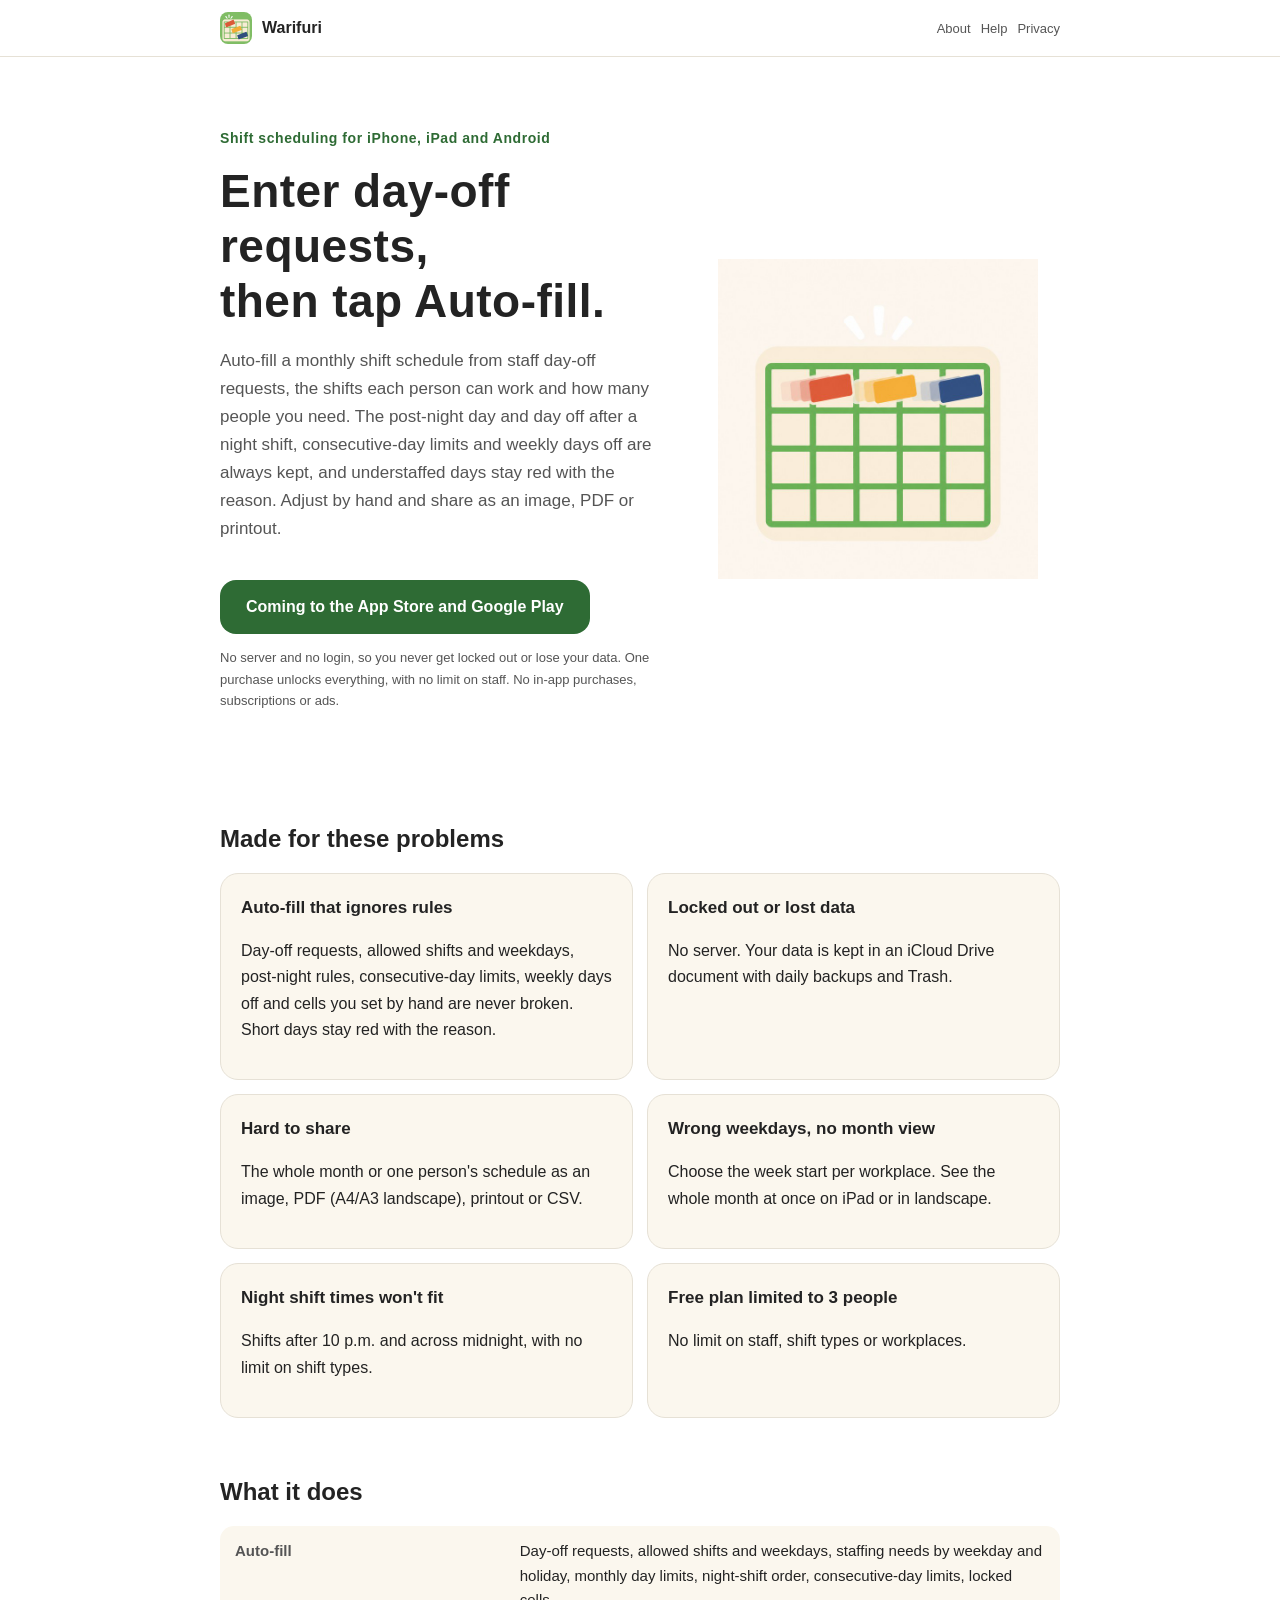
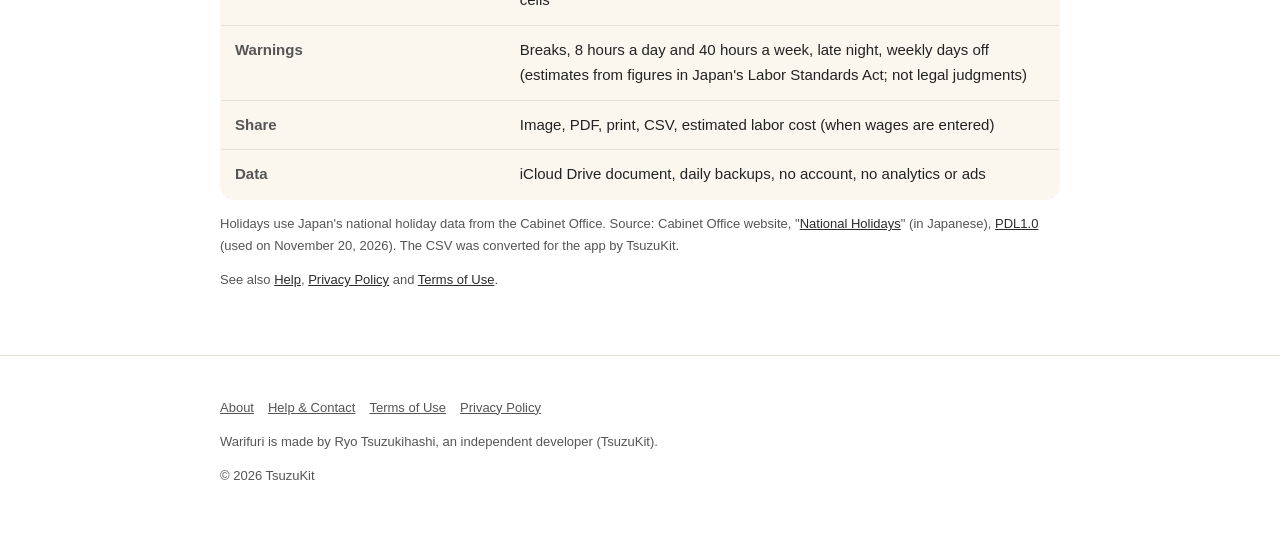
<file: index.html>
<!DOCTYPE html>
<html lang="ja" data-title-ja="わりふり｜シフト表の自動作成と勤務表" data-title-en="Warifuri | Shift schedule maker">
<head>
<meta charset="UTF-8">
<meta name="viewport" content="width=device-width, initial-scale=1">
<script>(function(){var l=navigator.languages&&navigator.languages.length?navigator.languages:[navigator.language||"ja"],p="en";for(var i=0;i<l.length;i++){var c=String(l[i]).toLowerCase();if(c.indexOf("ja")===0){p="ja";break}if(c.indexOf("en")===0){p="en";break}}var d=document.documentElement;d.lang=p;var t=d.getAttribute("data-title-"+p);if(t){document.title=t}})();</script>
<title>わりふり｜シフト表の自動作成と勤務表</title>
<meta name="description" content="休み希望とできる勤務・必要な人数から月のシフト表を自動で組み、夜勤明けと連勤の上限を守る。画像・PDF・印刷で配る。サーバーとログインなし。買い切り・広告なし。 / Auto-fill a monthly shift schedule from day-off requests, shift types and staffing needs, keeping night-shift and consecutive-day rules. Share as image, PDF or print. One purchase, no ads.">
<meta property="og:title" content="わりふり｜シフト表の自動作成と勤務表">
<meta property="og:description" content="休み希望とできる勤務・必要な人数から月のシフト表を自動で組み、夜勤明けと連勤の上限を守る。画像・PDF・印刷で配る。サーバーとログインなし。買い切り・広告なし。">
<meta property="og:type" content="website">
<meta property="og:url" content="https://warifuri.tsuzukit.com/">
<meta property="og:image" content="https://warifuri.tsuzukit.com/assets/og.jpg">
<link rel="icon" href="assets/icon.png">
<link rel="apple-touch-icon" href="assets/icon.png">
<link rel="stylesheet" href="style.css">
</head>
<body>
<div data-l="ja" lang="ja">
<header class="site"><div class="wrap">
<a class="brand" href="./"><img src="assets/icon.png" alt="" width="32" height="32">わりふり</a>
<nav class="site"><a href="./">紹介</a><a href="support.html">使い方</a><a href="privacy.html">プライバシー</a></nav>
</div></header>
<main class="wrap">
<section class="hero">
<div>
<p class="eyebrow">iPhone・iPad・Android のシフトづくり</p>
<h1>休み希望を入れて、<br>［自動で組む］。</h1>
<p class="lead">スタッフの休み希望・できる勤務・必要な人数から、月のシフト表を自動で組みます。夜勤のあとの「明け」と「休み」、連勤の上限、週の休みは必ず守り、足りない日は理由つきで赤く残します。手で直したら、画像・PDF・印刷でそのまま配れます。</p>
<a class="cta" href="#store" id="store">App Store・Google Play で配信予定</a>
<p class="note">サーバーもログインもないので、急に入れなくなったり、データが消えたりしません。買い切りで全部の機能が使え、スタッフの人数にも制限はありません。アプリ内課金・サブスクリプション・広告はありません。</p>
</div>
<img src="assets/hero.jpg" alt="月のシフト表のマスが埋まっていくイラスト" width="360">
</section>

<h2>こんな困りごとのために</h2>
<div class="grid two">
<div class="card"><h3>自動なのに条件を守らない</h3><p>休み希望・できる勤務と曜日・夜勤明け・連勤の上限・週の休み・手で入れたマスは破りません。足りないマスは赤で残して理由を出します。</p></div>
<div class="card"><h3>ログインできない・データが消えた</h3><p>サーバーを使いません。iCloud Drive の書類と毎日の控え・ゴミ箱で守ります。</p></div>
<div class="card"><h3>配るのに手間がかかる</h3><p>全員の月の表・人ごとの表を、画像・PDF（A4／A3 横）・印刷・CSV で。</p></div>
<div class="card"><h3>曜日がずれる・月の全体が見えない</h3><p>週の始まりを職場ごとに選べます。iPad や横向きで、月の全体を1枚で。</p></div>
<div class="card"><h3>夜勤の時刻が入らない</h3><p>22 時以降や日付をまたぐ勤務も。勤務の種類の数に制限はありません。</p></div>
<div class="card"><h3>無料版は3人まで</h3><p>人数・勤務の種類・職場の数に制限はありません。</p></div>
</div>

<h2>できること</h2>
<table>
<tr><th>組む</th><td>休み希望・できる勤務と曜日・必要な人数（曜日と祝日ごと）・月の上限日数・夜勤の並び・連勤の上限・固定のマス</td></tr>
<tr><th>知らせる</th><td>休憩・1 日 8 時間と週 40 時間・深夜・週の休み（労働基準法の条文の数字による目安。法律の判断はしません）</td></tr>
<tr><th>配る</th><td>画像・PDF・印刷・CSV・人件費の目安（時給を入れたとき）</td></tr>
<tr><th>データ</th><td>iCloud Drive の書類・毎日の控え・アカウントなし・解析と広告なし</td></tr>
</table>
<p class="note">祝日は内閣府の「国民の祝日」の情報を使っています。出典：内閣府ウェブサイト「<a href="https://www8.cao.go.jp/chosei/shukujitsu/gaiyou.html">国民の祝日について</a>」、<a href="https://www.digital.go.jp/resources/open_data/public_data_license_v1.0">PDL1.0</a>（2026年11月20日に利用）。CSV をアプリで使う形に変えたのは TsuzuKit です。</p>
<p class="note"><a href="support.html">使い方</a>・<a href="privacy.html">プライバシーポリシー</a>・<a href="terms.html">利用規約</a>もご覧ください。</p>
</main>
<footer class="site"><div class="wrap">
<p><a href="./">紹介</a><a href="support.html">使い方とお問い合わせ</a><a href="terms.html">利用規約</a><a href="privacy.html">プライバシーポリシー</a></p>
<p>わりふりは、個人開発者の續橋涼（TsuzuKit）が作っているアプリです。</p>
<p>© 2026 TsuzuKit</p>
</div></footer>
</div>
<div data-l="en" lang="en">
<header class="site"><div class="wrap">
<a class="brand" href="./"><img src="assets/icon.png" alt="" width="32" height="32">Warifuri</a>
<nav class="site"><a href="./">About</a><a href="support.html">Help</a><a href="privacy.html">Privacy</a></nav>
</div></header>
<main class="wrap">
<section class="hero">
<div>
<p class="eyebrow">Shift scheduling for iPhone, iPad and Android</p>
<h1>Enter day-off requests,<br>then tap Auto-fill.</h1>
<p class="lead">Auto-fill a monthly shift schedule from staff day-off requests, the shifts each person can work and how many people you need. The post-night day and day off after a night shift, consecutive-day limits and weekly days off are always kept, and understaffed days stay red with the reason. Adjust by hand and share as an image, PDF or printout.</p>
<a class="cta" href="#store" id="store">Coming to the App Store and Google Play</a>
<p class="note">No server and no login, so you never get locked out or lose your data. One purchase unlocks everything, with no limit on staff. No in-app purchases, subscriptions or ads.</p>
</div>
<img src="assets/hero.jpg" alt="Illustration of a monthly shift grid filling up" width="360">
</section>

<h2>Made for these problems</h2>
<div class="grid two">
<div class="card"><h3>Auto-fill that ignores rules</h3><p>Day-off requests, allowed shifts and weekdays, post-night rules, consecutive-day limits, weekly days off and cells you set by hand are never broken. Short days stay red with the reason.</p></div>
<div class="card"><h3>Locked out or lost data</h3><p>No server. Your data is kept in an iCloud Drive document with daily backups and Trash.</p></div>
<div class="card"><h3>Hard to share</h3><p>The whole month or one person's schedule as an image, PDF (A4/A3 landscape), printout or CSV.</p></div>
<div class="card"><h3>Wrong weekdays, no month view</h3><p>Choose the week start per workplace. See the whole month at once on iPad or in landscape.</p></div>
<div class="card"><h3>Night shift times won't fit</h3><p>Shifts after 10 p.m. and across midnight, with no limit on shift types.</p></div>
<div class="card"><h3>Free plan limited to 3 people</h3><p>No limit on staff, shift types or workplaces.</p></div>
</div>

<h2>What it does</h2>
<table>
<tr><th>Auto-fill</th><td>Day-off requests, allowed shifts and weekdays, staffing needs by weekday and holiday, monthly day limits, night-shift order, consecutive-day limits, locked cells</td></tr>
<tr><th>Warnings</th><td>Breaks, 8 hours a day and 40 hours a week, late night, weekly days off (estimates from figures in Japan's Labor Standards Act; not legal judgments)</td></tr>
<tr><th>Share</th><td>Image, PDF, print, CSV, estimated labor cost (when wages are entered)</td></tr>
<tr><th>Data</th><td>iCloud Drive document, daily backups, no account, no analytics or ads</td></tr>
</table>
<p class="note">Holidays use Japan's national holiday data from the Cabinet Office. Source: Cabinet Office website, "<a href="https://www8.cao.go.jp/chosei/shukujitsu/gaiyou.html">National Holidays</a>" (in Japanese), <a href="https://www.digital.go.jp/resources/open_data/public_data_license_v1.0">PDL1.0</a> (used on November 20, 2026). The CSV was converted for the app by TsuzuKit.</p>
<p class="note">See also <a href="support.html">Help</a>, <a href="privacy.html">Privacy Policy</a> and <a href="terms.html">Terms of Use</a>.</p>
</main>
<footer class="site"><div class="wrap">
<p><a href="./">About</a><a href="support.html">Help & Contact</a><a href="terms.html">Terms of Use</a><a href="privacy.html">Privacy Policy</a></p>
<p>Warifuri is made by Ryo Tsuzukihashi, an independent developer (TsuzuKit).</p>
<p>© 2026 TsuzuKit</p>
</div></footer>
</div>
</body>
</html>
</file>
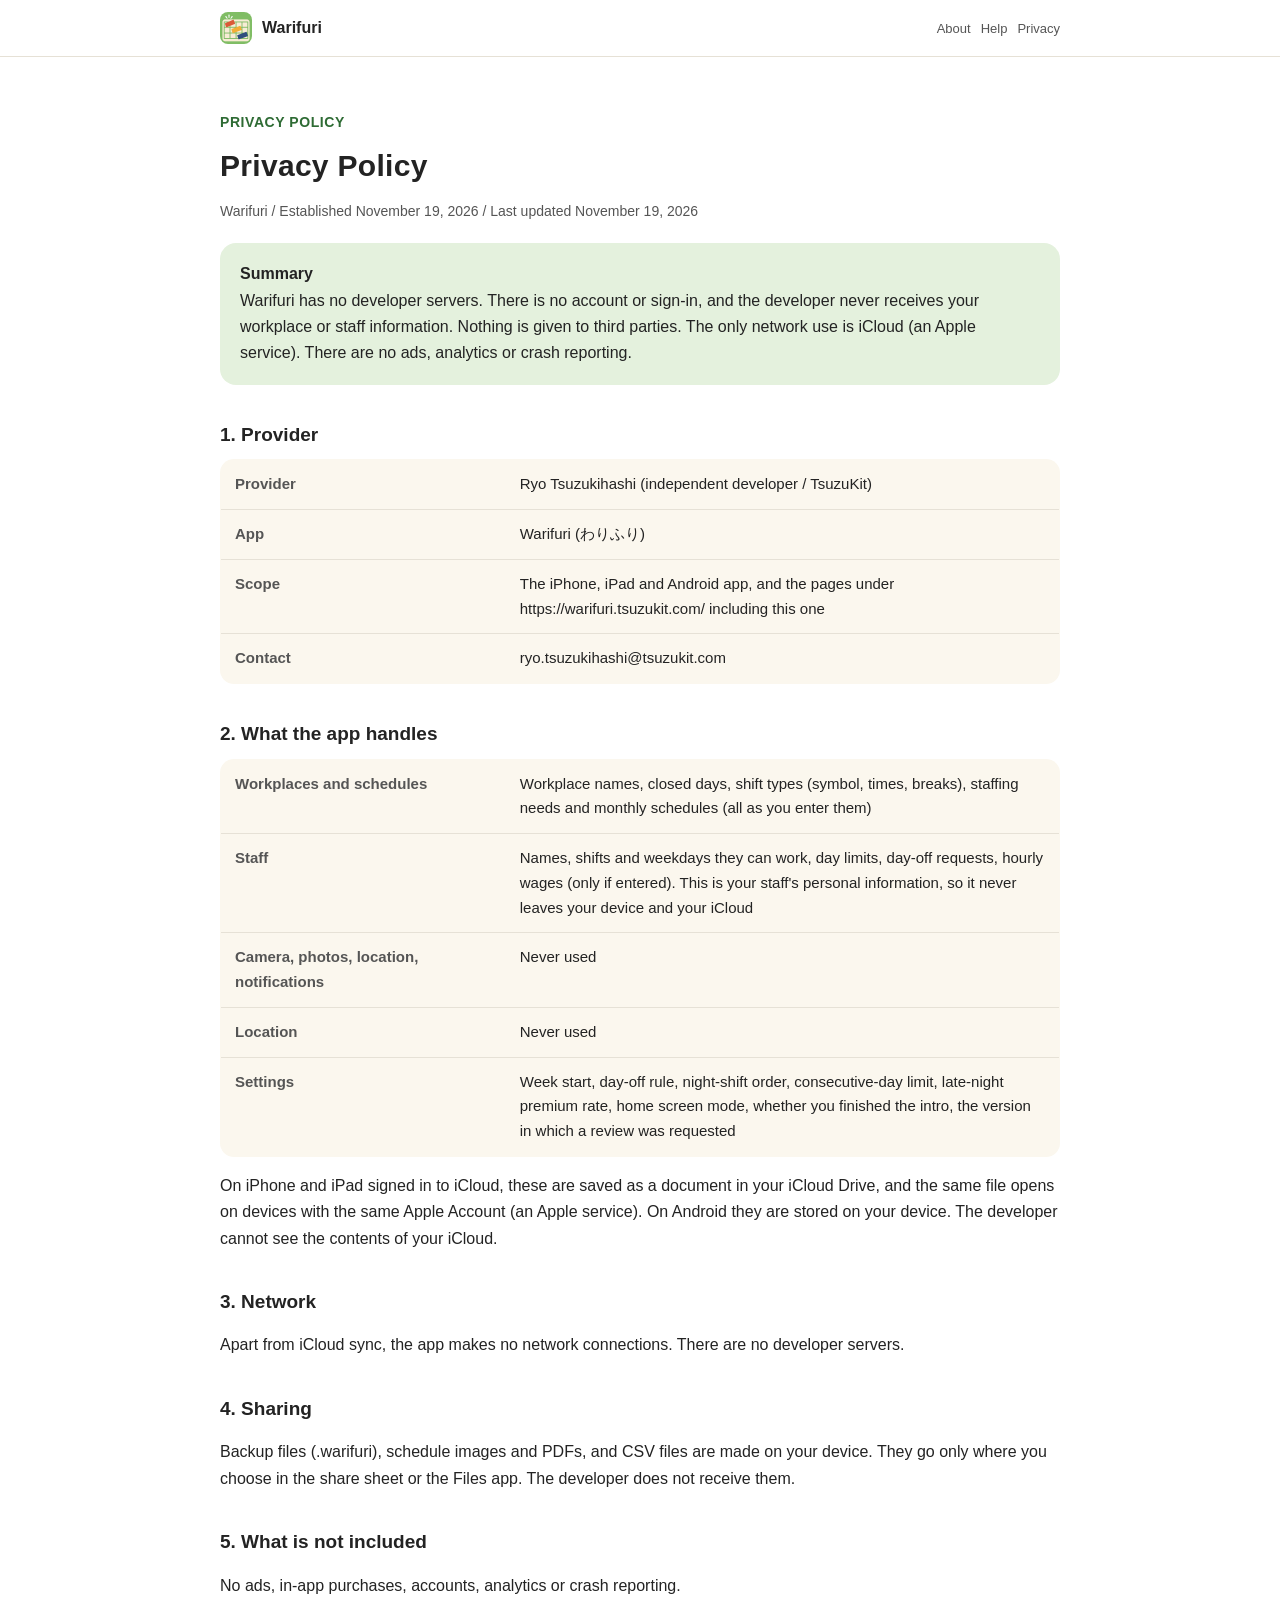
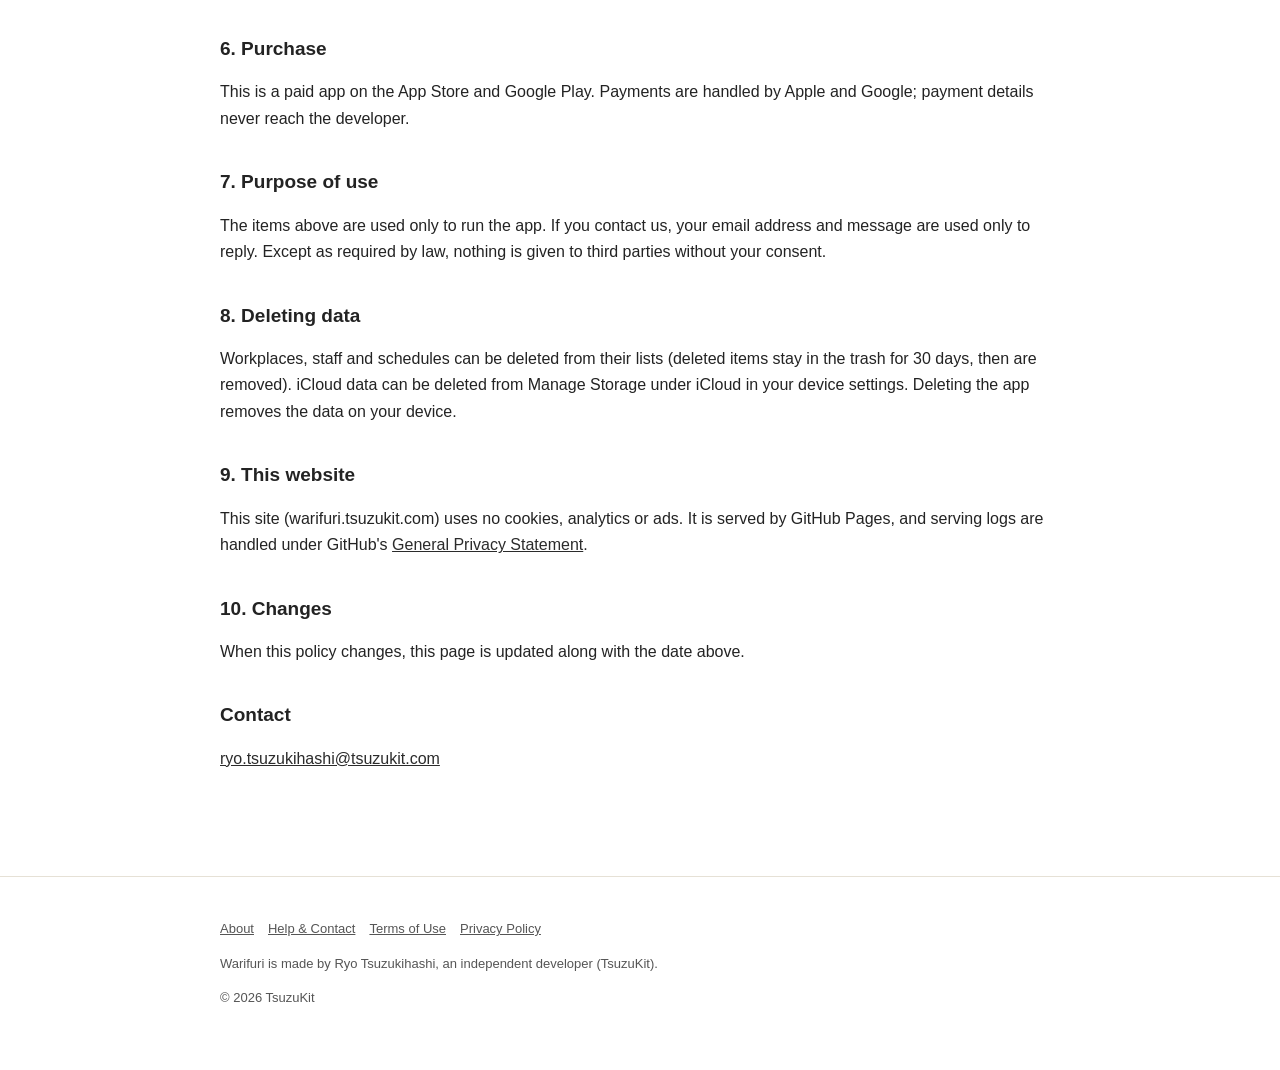
<file: privacy.html>
<!DOCTYPE html>
<html lang="ja" data-title-ja="プライバシーポリシー - わりふり" data-title-en="Privacy Policy - Warifuri">
<head>
<meta charset="UTF-8">
<meta name="viewport" content="width=device-width, initial-scale=1">
<script>(function(){var l=navigator.languages&&navigator.languages.length?navigator.languages:[navigator.language||"ja"],p="en";for(var i=0;i<l.length;i++){var c=String(l[i]).toLowerCase();if(c.indexOf("ja")===0){p="ja";break}if(c.indexOf("en")===0){p="en";break}}var d=document.documentElement;d.lang=p;var t=d.getAttribute("data-title-"+p);if(t){document.title=t}})();</script>
<title>プライバシーポリシー - わりふり</title>
<meta name="description" content="わりふりのプライバシーポリシー。開発者は個人情報を集めません。スタッフの名前と時給は端末の外に送りません。 / Privacy Policy for Warifuri. The developer collects no personal information. Staff names and wages never leave your device.">
<meta property="og:title" content="プライバシーポリシー - わりふり">
<meta property="og:description" content="わりふりのプライバシーポリシー。開発者は個人情報を集めません。スタッフの名前と時給は端末の外に送りません。">
<meta property="og:type" content="website">
<meta property="og:url" content="https://warifuri.tsuzukit.com/privacy.html">
<meta property="og:image" content="https://warifuri.tsuzukit.com/assets/og.jpg">
<link rel="icon" href="assets/icon.png">
<link rel="apple-touch-icon" href="assets/icon.png">
<link rel="stylesheet" href="style.css">
</head>
<body>
<div data-l="ja" lang="ja">
<header class="site"><div class="wrap">
<a class="brand" href="./"><img src="assets/icon.png" alt="" width="32" height="32">わりふり</a>
<nav class="site"><a href="./">紹介</a><a href="support.html">使い方</a><a href="privacy.html">プライバシー</a></nav>
</div></header>
<main class="wrap">
<article class="doc">
<p class="eyebrow">PRIVACY POLICY</p>
<h1>プライバシーポリシー</h1>
<p class="meta">わりふり／制定日 2026年11月19日／改定日 2026年11月19日</p>
<div class="summary"><strong>このポリシーの要旨</strong><br>わりふりは、開発者のサーバーを持たないアプリです。アカウント登録やログインはなく、開発者があなたの職場やスタッフの情報を受け取ることはありません。第三者に渡すこともありません。通信は iCloud（Apple のサービス）だけです。広告、分析ツール、クラッシュを報告する仕組みは入れていません。</div>
<h2>1. 提供者</h2>
<table>
<tr><th>提供者</th><td>續橋涼（個人開発者 / TsuzuKit）</td></tr>
<tr><th>アプリ名</th><td>わりふり（英語名 Warifuri）</td></tr>
<tr><th>対象</th><td>iPhone・iPad・Android 向けアプリと、このページを含む https://warifuri.tsuzukit.com/ 配下のページ</td></tr>
<tr><th>連絡先</th><td>ryo.tsuzukihashi@tsuzukit.com</td></tr>
</table>
<h2>2. アプリが扱うもの</h2>
<table>
<tr><th>職場とシフト</th><td>職場の名前・定休日・勤務の種類（記号・時刻・休憩）・必要な人数・月のシフト表（どれもあなたが入れたもの）</td></tr>
<tr><th>スタッフ</th><td>名前・できる勤務と曜日・上限の日数・休み希望・時給（入れたときだけ）。スタッフの方の個人の情報なので、端末とあなたの iCloud の外には出しません</td></tr>
<tr><th>カメラ・写真・位置・通知</th><td>使いません</td></tr>
<tr><th>位置</th><td>使いません</td></tr>
<tr><th>アプリの設定</th><td>週の始まり・休日の数え方・夜勤の並び・連勤の上限・深夜の割増の率・ホームのモード・案内を終えたかどうか・レビューのお願いを出した版</td></tr>
</table>
<p>これらは、iCloud に入っている iPhone・iPad ではあなたの iCloud Drive の書類として保存し、同じ Apple アカウントの端末で同じものを開きます（Apple のサービス）。Android では端末の中に保存します。開発者は、あなたの iCloud の中身を見ることはできません。</p>
<h2>3. 通信</h2>
<p>iCloud との同期のほかに、通信はしません。開発者のサーバーはありません。</p>
<h2>4. 書き出し</h2>
<p>控えのファイル（.warifuri）・シフト表の画像と PDF・CSV は端末の中で作ります。送り先は、あなたが共有の画面やファイル App で選んだ場所です。開発者には届きません。</p>
<h2>5. 入れていないもの</h2>
<p>広告・アプリ内課金・アカウント登録・分析ツール・クラッシュの報告は入れていません。</p>
<h2>6. 購入</h2>
<p>本アプリは App Store と Google Play の有料アプリです。お支払いは Apple・Google が処理し、支払いの情報は開発者には届きません。</p>
<h2>7. 情報を使う目的</h2>
<p>上のものは、アプリを動かすためだけに使います。お問い合わせをいただいたときは、メールアドレスと内容をお返事のためだけに使います。法令にもとづく場合を除き、本人の同意なく第三者に渡すことはありません。</p>
<h2>8. 消したいとき</h2>
<p>職場・スタッフ・シフト表は、それぞれの一覧から消せます（消したものはゴミ箱に30日残り、そのあと消えます）。iCloud の記録は、端末の設定の iCloud の「ストレージを管理」から消せます。アプリを消すと、端末の中のデータは消えます。</p>
<h2>9. このウェブサイトについて</h2>
<p>このサイト（warifuri.tsuzukit.com）は、Cookie も、アクセスを計測する仕組みも、広告も使っていません。サイトは GitHub Pages で配信しており、配信の記録は GitHub の <a href="https://docs.github.com/ja/site-policy/privacy-policies/github-general-privacy-statement">プライバシーについての声明</a> に沿って扱われます。</p>
<h2>10. 改定</h2>
<p>このポリシーを変えるときは、このページを書きかえ、上の改定日を新しくします。</p>
<h2>お問い合わせ</h2>
<p><a href="mailto:ryo.tsuzukihashi@tsuzukit.com">ryo.tsuzukihashi@tsuzukit.com</a></p>
</article>
</main>
<footer class="site"><div class="wrap">
<p><a href="./">紹介</a><a href="support.html">使い方とお問い合わせ</a><a href="terms.html">利用規約</a><a href="privacy.html">プライバシーポリシー</a></p>
<p>わりふりは、個人開発者の續橋涼（TsuzuKit）が作っているアプリです。</p>
<p>© 2026 TsuzuKit</p>
</div></footer>
</div>
<div data-l="en" lang="en">
<header class="site"><div class="wrap">
<a class="brand" href="./"><img src="assets/icon.png" alt="" width="32" height="32">Warifuri</a>
<nav class="site"><a href="./">About</a><a href="support.html">Help</a><a href="privacy.html">Privacy</a></nav>
</div></header>
<main class="wrap">
<article class="doc">
<p class="eyebrow">PRIVACY POLICY</p>
<h1>Privacy Policy</h1>
<p class="meta">Warifuri / Established November 19, 2026 / Last updated November 19, 2026</p>
<div class="summary"><strong>Summary</strong><br>Warifuri has no developer servers. There is no account or sign-in, and the developer never receives your workplace or staff information. Nothing is given to third parties. The only network use is iCloud (an Apple service). There are no ads, analytics or crash reporting.</div>
<h2>1. Provider</h2>
<table>
<tr><th>Provider</th><td>Ryo Tsuzukihashi (independent developer / TsuzuKit)</td></tr>
<tr><th>App</th><td>Warifuri (わりふり)</td></tr>
<tr><th>Scope</th><td>The iPhone, iPad and Android app, and the pages under https://warifuri.tsuzukit.com/ including this one</td></tr>
<tr><th>Contact</th><td>ryo.tsuzukihashi@tsuzukit.com</td></tr>
</table>
<h2>2. What the app handles</h2>
<table>
<tr><th>Workplaces and schedules</th><td>Workplace names, closed days, shift types (symbol, times, breaks), staffing needs and monthly schedules (all as you enter them)</td></tr>
<tr><th>Staff</th><td>Names, shifts and weekdays they can work, day limits, day-off requests, hourly wages (only if entered). This is your staff's personal information, so it never leaves your device and your iCloud</td></tr>
<tr><th>Camera, photos, location, notifications</th><td>Never used</td></tr>
<tr><th>Location</th><td>Never used</td></tr>
<tr><th>Settings</th><td>Week start, day-off rule, night-shift order, consecutive-day limit, late-night premium rate, home screen mode, whether you finished the intro, the version in which a review was requested</td></tr>
</table>
<p>On iPhone and iPad signed in to iCloud, these are saved as a document in your iCloud Drive, and the same file opens on devices with the same Apple Account (an Apple service). On Android they are stored on your device. The developer cannot see the contents of your iCloud.</p>
<h2>3. Network</h2>
<p>Apart from iCloud sync, the app makes no network connections. There are no developer servers.</p>
<h2>4. Sharing</h2>
<p>Backup files (.warifuri), schedule images and PDFs, and CSV files are made on your device. They go only where you choose in the share sheet or the Files app. The developer does not receive them.</p>
<h2>5. What is not included</h2>
<p>No ads, in-app purchases, accounts, analytics or crash reporting.</p>
<h2>6. Purchase</h2>
<p>This is a paid app on the App Store and Google Play. Payments are handled by Apple and Google; payment details never reach the developer.</p>
<h2>7. Purpose of use</h2>
<p>The items above are used only to run the app. If you contact us, your email address and message are used only to reply. Except as required by law, nothing is given to third parties without your consent.</p>
<h2>8. Deleting data</h2>
<p>Workplaces, staff and schedules can be deleted from their lists (deleted items stay in the trash for 30 days, then are removed). iCloud data can be deleted from Manage Storage under iCloud in your device settings. Deleting the app removes the data on your device.</p>
<h2>9. This website</h2>
<p>This site (warifuri.tsuzukit.com) uses no cookies, analytics or ads. It is served by GitHub Pages, and serving logs are handled under GitHub's <a href="https://docs.github.com/en/site-policy/privacy-policies/github-general-privacy-statement">General Privacy Statement</a>.</p>
<h2>10. Changes</h2>
<p>When this policy changes, this page is updated along with the date above.</p>
<h2>Contact</h2>
<p><a href="mailto:ryo.tsuzukihashi@tsuzukit.com">ryo.tsuzukihashi@tsuzukit.com</a></p>
</article>
</main>
<footer class="site"><div class="wrap">
<p><a href="./">About</a><a href="support.html">Help & Contact</a><a href="terms.html">Terms of Use</a><a href="privacy.html">Privacy Policy</a></p>
<p>Warifuri is made by Ryo Tsuzukihashi, an independent developer (TsuzuKit).</p>
<p>© 2026 TsuzuKit</p>
</div></footer>
</div>
</body>
</html>
</file>
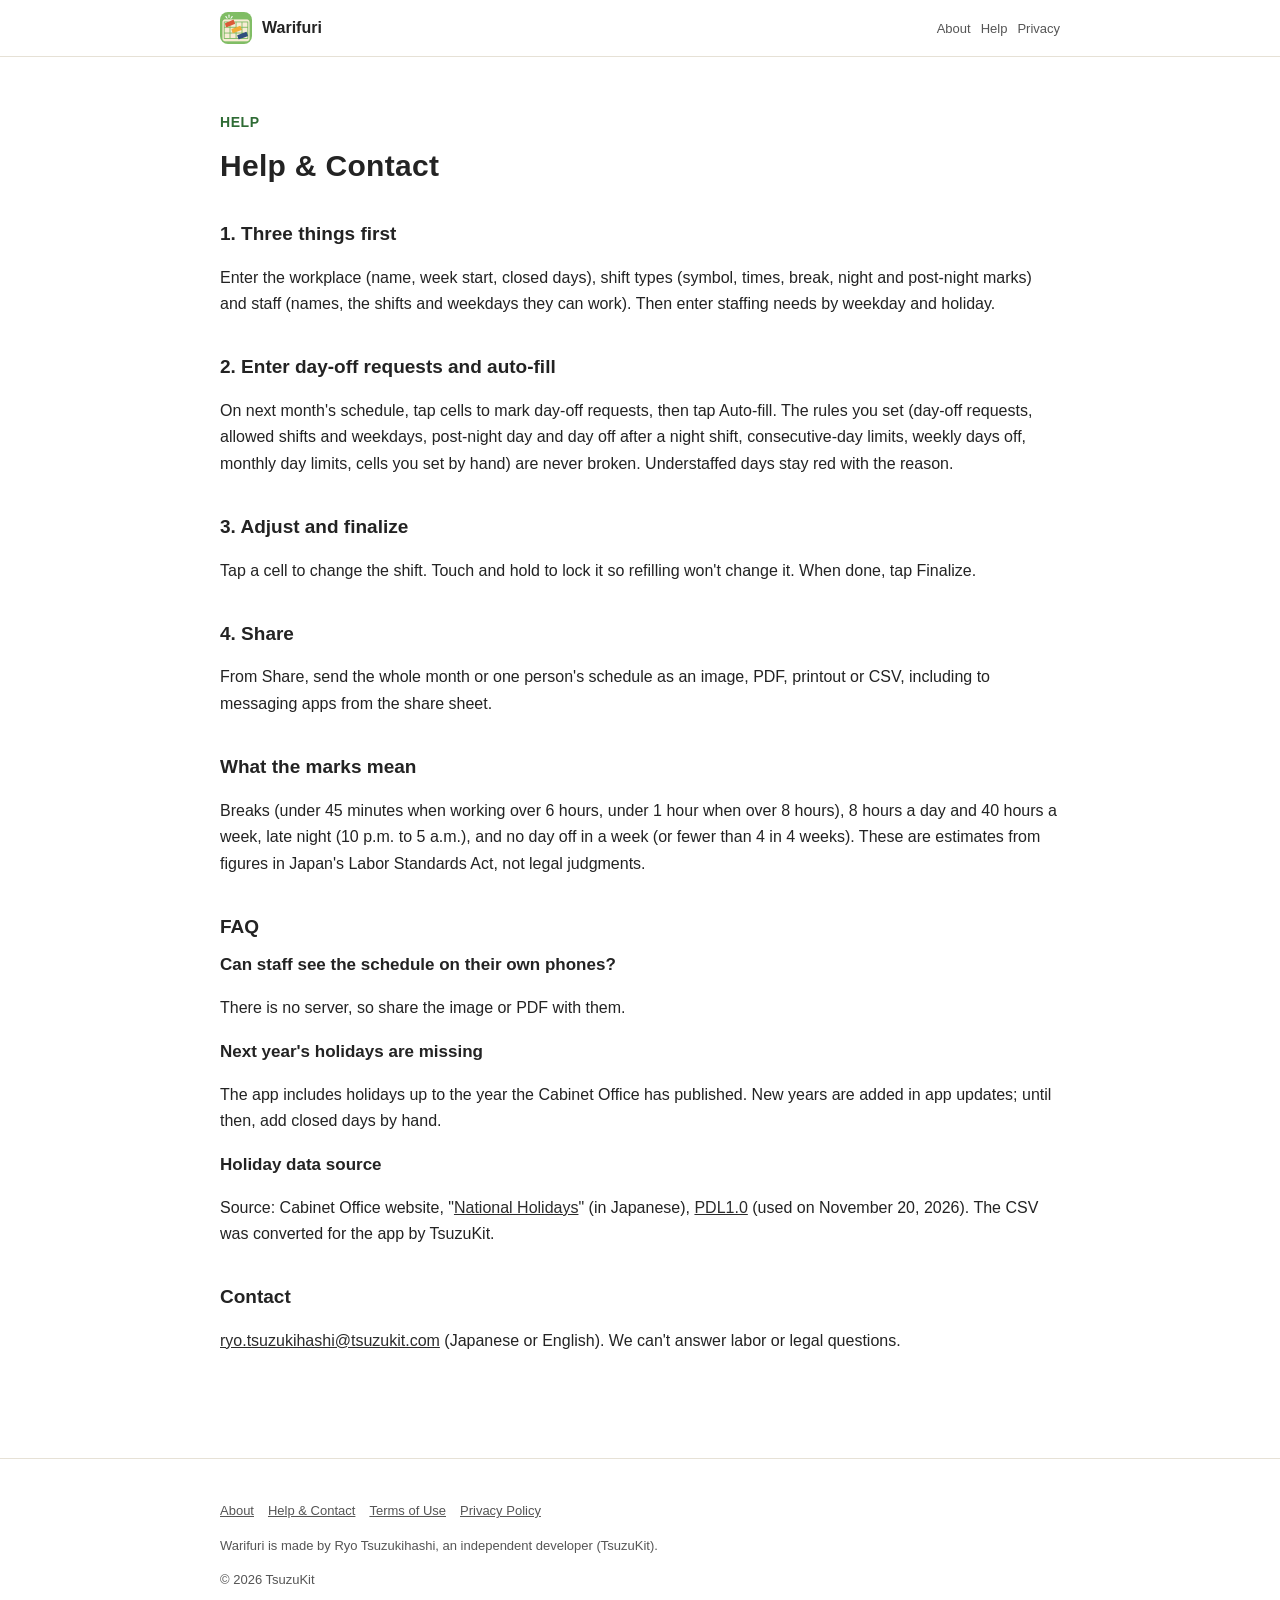
<file: support.html>
<!DOCTYPE html>
<html lang="ja" data-title-ja="使い方とお問い合わせ - わりふり" data-title-en="Help &amp; Contact - Warifuri">
<head>
<meta charset="UTF-8">
<meta name="viewport" content="width=device-width, initial-scale=1">
<script>(function(){var l=navigator.languages&&navigator.languages.length?navigator.languages:[navigator.language||"ja"],p="en";for(var i=0;i<l.length;i++){var c=String(l[i]).toLowerCase();if(c.indexOf("ja")===0){p="ja";break}if(c.indexOf("en")===0){p="en";break}}var d=document.documentElement;d.lang=p;var t=d.getAttribute("data-title-"+p);if(t){document.title=t}})();</script>
<title>使い方とお問い合わせ - わりふり</title>
<meta name="description" content="わりふりの使い方（職場・勤務の種類・スタッフ・休み希望・自動で組む・配る）とよくあるご質問、お問い合わせ。 / How to use Warifuri (workplaces, shift types, staff, day-off requests, auto-fill, sharing), FAQ and contact.">
<meta property="og:title" content="使い方とお問い合わせ - わりふり">
<meta property="og:description" content="わりふりの使い方（職場・勤務の種類・スタッフ・休み希望・自動で組む・配る）とよくあるご質問、お問い合わせ。">
<meta property="og:type" content="website">
<meta property="og:url" content="https://warifuri.tsuzukit.com/support.html">
<meta property="og:image" content="https://warifuri.tsuzukit.com/assets/og.jpg">
<link rel="icon" href="assets/icon.png">
<link rel="apple-touch-icon" href="assets/icon.png">
<link rel="stylesheet" href="style.css">
</head>
<body>
<div data-l="ja" lang="ja">
<header class="site"><div class="wrap">
<a class="brand" href="./"><img src="assets/icon.png" alt="" width="32" height="32">わりふり</a>
<nav class="site"><a href="./">紹介</a><a href="support.html">使い方</a><a href="privacy.html">プライバシー</a></nav>
</div></header>
<main class="wrap">
<article class="doc">
<p class="eyebrow">HELP</p>
<h1>使い方とお問い合わせ</h1>
<h2>1. はじめに3つ</h2>
<p>職場（名前・週の始まり・定休日）、勤務の種類（記号・時刻・休憩。夜勤と明けの印）、スタッフ（名前・できる勤務と曜日）を入れます。曜日と祝日ごとの必要な人数も入れます。</p>
<h2>2. 休み希望を入れて組む</h2>
<p>次の月の表で、スタッフの休み希望のマスを押して印を付け、［自動で組む］を押します。守るもの（休み希望・できる勤務と曜日・夜勤のあとの明けと休み・連勤の上限・週の休み・月の上限日数・手で入れたマス）は破らずに組み、人数が足りない日は赤で残して理由を出します。</p>
<h2>3. 直して確定する</h2>
<p>マスを押して勤務を変えます。長押しで固定すると、組み直しても変わりません。できたら［確定する］。</p>
<h2>4. 配る</h2>
<p>［配る］から、全員の月の表・人ごとの表を画像・PDF・印刷・CSV で。共有の画面からメッセージのアプリにも送れます。</p>
<h2>印（警告）の意味</h2>
<p>休憩（働く時間が 6 時間をこえるのに 45 分未満、8 時間をこえるのに 1 時間未満）・1 日 8 時間と週 40 時間・深夜（22 時〜翌 5 時）・週に休みが無い（または 4 週で 4 日未満）。労働基準法の条文の数字による目安で、法律の判断ではありません。</p>
<h2>よくあるご質問</h2>
<h3>スタッフが自分の端末でシフトを見られますか</h3>
<p>サーバーを持たないので、配った画像や PDF を見てもらう形です。</p>
<h3>来年の祝日が出ません</h3>
<p>アプリに入っている祝日は内閣府が公表している年までです。公表されたら、アプリの更新で足します。それまでは職場の休業日として手で足せます。</p>
<h3>祝日の出典</h3>
<p>出典：内閣府ウェブサイト「<a href="https://www8.cao.go.jp/chosei/shukujitsu/gaiyou.html">国民の祝日について</a>」、<a href="https://www.digital.go.jp/resources/open_data/public_data_license_v1.0">PDL1.0</a>（2026年11月20日に利用）。CSV をアプリで使う形に変えたのは TsuzuKit です。</p>
<h2>お問い合わせ</h2>
<p><a href="mailto:ryo.tsuzukihashi@tsuzukit.com">ryo.tsuzukihashi@tsuzukit.com</a>（日本語・英語）。労務や法律のご相談にはお答えできません。</p>
</article>
</main>
<footer class="site"><div class="wrap">
<p><a href="./">紹介</a><a href="support.html">使い方とお問い合わせ</a><a href="terms.html">利用規約</a><a href="privacy.html">プライバシーポリシー</a></p>
<p>わりふりは、個人開発者の續橋涼（TsuzuKit）が作っているアプリです。</p>
<p>© 2026 TsuzuKit</p>
</div></footer>
</div>
<div data-l="en" lang="en">
<header class="site"><div class="wrap">
<a class="brand" href="./"><img src="assets/icon.png" alt="" width="32" height="32">Warifuri</a>
<nav class="site"><a href="./">About</a><a href="support.html">Help</a><a href="privacy.html">Privacy</a></nav>
</div></header>
<main class="wrap">
<article class="doc">
<p class="eyebrow">HELP</p>
<h1>Help &amp; Contact</h1>
<h2>1. Three things first</h2>
<p>Enter the workplace (name, week start, closed days), shift types (symbol, times, break, night and post-night marks) and staff (names, the shifts and weekdays they can work). Then enter staffing needs by weekday and holiday.</p>
<h2>2. Enter day-off requests and auto-fill</h2>
<p>On next month's schedule, tap cells to mark day-off requests, then tap Auto-fill. The rules you set (day-off requests, allowed shifts and weekdays, post-night day and day off after a night shift, consecutive-day limits, weekly days off, monthly day limits, cells you set by hand) are never broken. Understaffed days stay red with the reason.</p>
<h2>3. Adjust and finalize</h2>
<p>Tap a cell to change the shift. Touch and hold to lock it so refilling won't change it. When done, tap Finalize.</p>
<h2>4. Share</h2>
<p>From Share, send the whole month or one person's schedule as an image, PDF, printout or CSV, including to messaging apps from the share sheet.</p>
<h2>What the marks mean</h2>
<p>Breaks (under 45 minutes when working over 6 hours, under 1 hour when over 8 hours), 8 hours a day and 40 hours a week, late night (10 p.m. to 5 a.m.), and no day off in a week (or fewer than 4 in 4 weeks). These are estimates from figures in Japan's Labor Standards Act, not legal judgments.</p>
<h2>FAQ</h2>
<h3>Can staff see the schedule on their own phones?</h3>
<p>There is no server, so share the image or PDF with them.</p>
<h3>Next year's holidays are missing</h3>
<p>The app includes holidays up to the year the Cabinet Office has published. New years are added in app updates; until then, add closed days by hand.</p>
<h3>Holiday data source</h3>
<p>Source: Cabinet Office website, "<a href="https://www8.cao.go.jp/chosei/shukujitsu/gaiyou.html">National Holidays</a>" (in Japanese), <a href="https://www.digital.go.jp/resources/open_data/public_data_license_v1.0">PDL1.0</a> (used on November 20, 2026). The CSV was converted for the app by TsuzuKit.</p>
<h2>Contact</h2>
<p><a href="mailto:ryo.tsuzukihashi@tsuzukit.com">ryo.tsuzukihashi@tsuzukit.com</a> (Japanese or English). We can't answer labor or legal questions.</p>
</article>
</main>
<footer class="site"><div class="wrap">
<p><a href="./">About</a><a href="support.html">Help & Contact</a><a href="terms.html">Terms of Use</a><a href="privacy.html">Privacy Policy</a></p>
<p>Warifuri is made by Ryo Tsuzukihashi, an independent developer (TsuzuKit).</p>
<p>© 2026 TsuzuKit</p>
</div></footer>
</div>
</body>
</html>
</file>
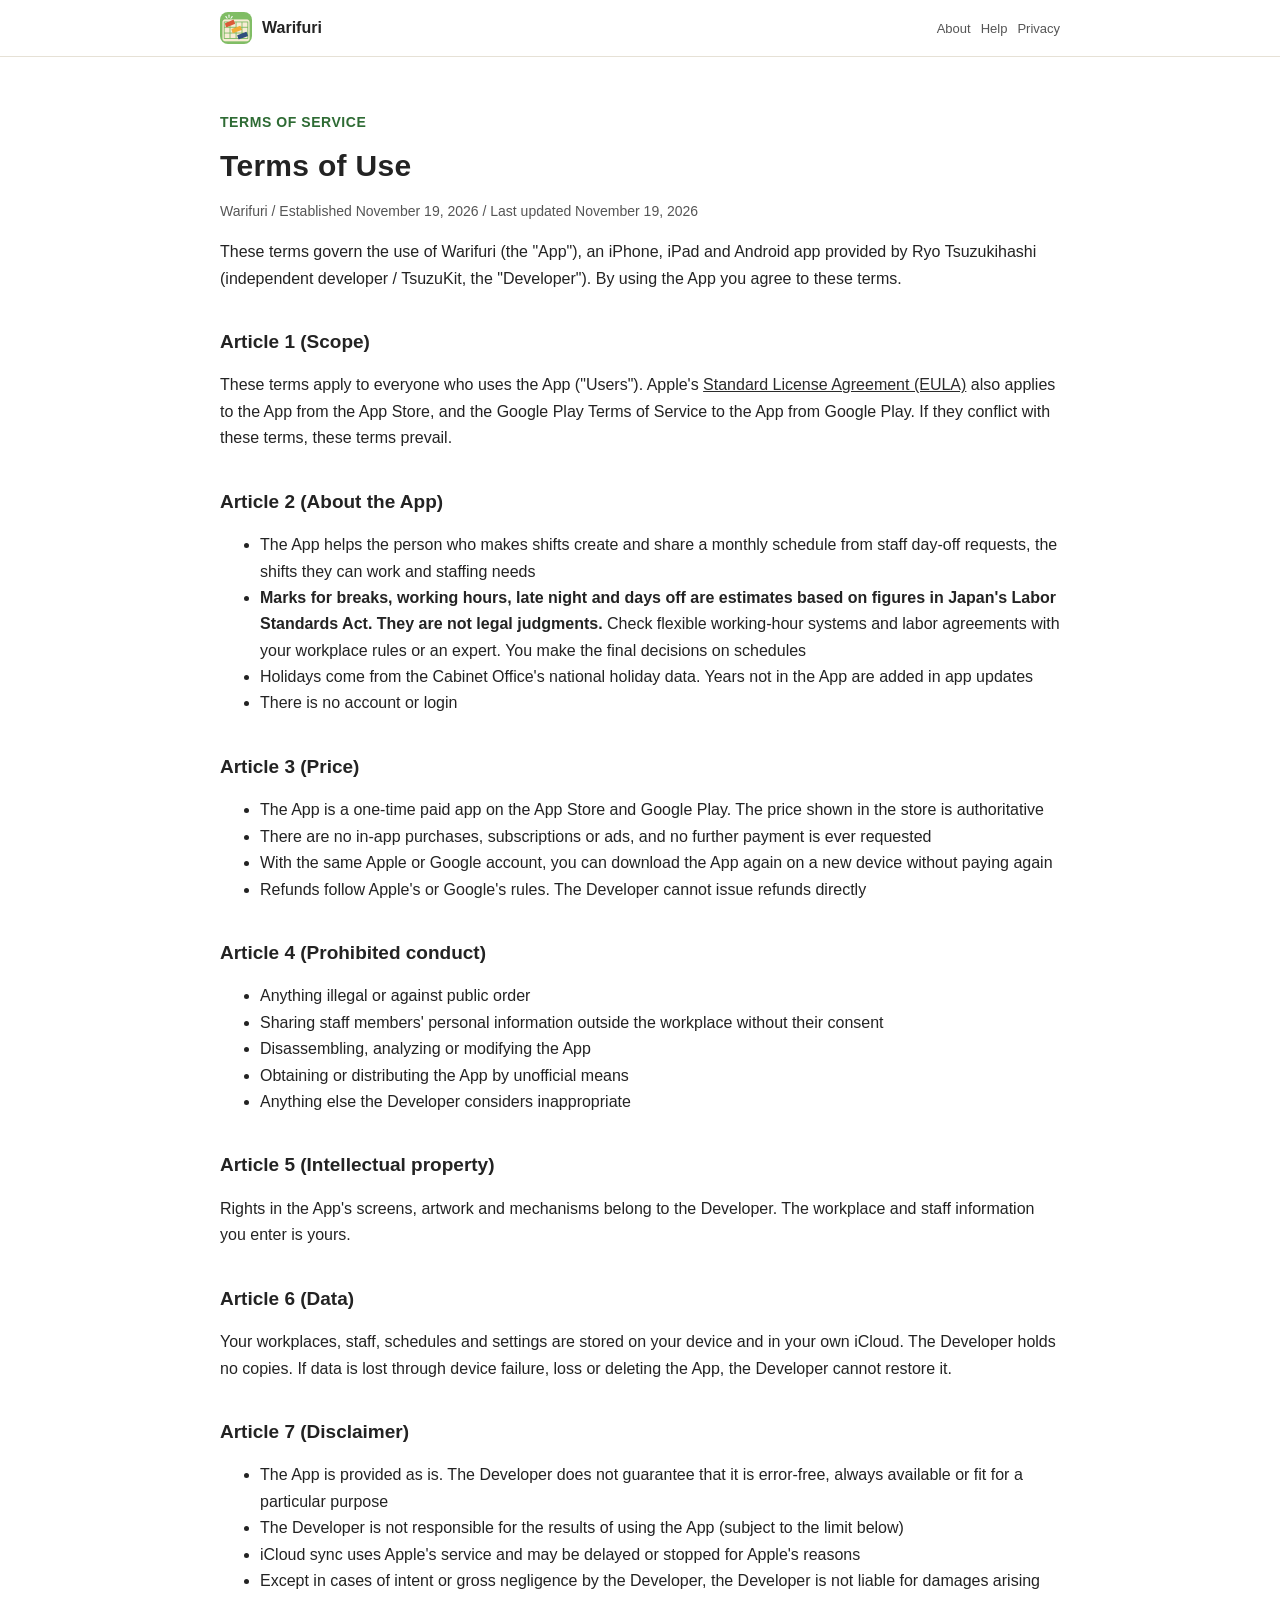
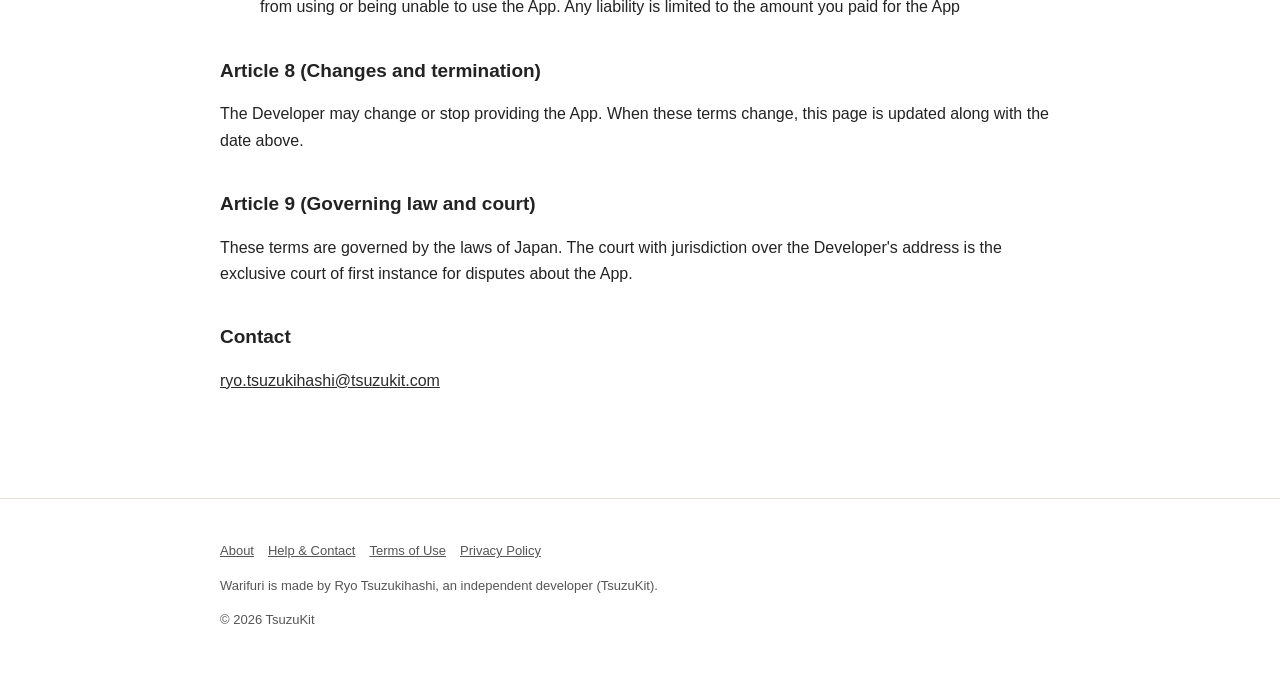
<file: terms.html>
<!DOCTYPE html>
<html lang="ja" data-title-ja="利用規約 - わりふり" data-title-en="Terms of Use - Warifuri">
<head>
<meta charset="UTF-8">
<meta name="viewport" content="width=device-width, initial-scale=1">
<script>(function(){var l=navigator.languages&&navigator.languages.length?navigator.languages:[navigator.language||"ja"],p="en";for(var i=0;i<l.length;i++){var c=String(l[i]).toLowerCase();if(c.indexOf("ja")===0){p="ja";break}if(c.indexOf("en")===0){p="en";break}}var d=document.documentElement;d.lang=p;var t=d.getAttribute("data-title-"+p);if(t){document.title=t}})();</script>
<title>利用規約 - わりふり</title>
<meta name="description" content="わりふりの利用規約。 / Terms of Use for Warifuri.">
<meta property="og:title" content="利用規約 - わりふり">
<meta property="og:description" content="わりふりの利用規約。">
<meta property="og:type" content="website">
<meta property="og:url" content="https://warifuri.tsuzukit.com/terms.html">
<meta property="og:image" content="https://warifuri.tsuzukit.com/assets/og.jpg">
<link rel="icon" href="assets/icon.png">
<link rel="apple-touch-icon" href="assets/icon.png">
<link rel="stylesheet" href="style.css">
</head>
<body>
<div data-l="ja" lang="ja">
<header class="site"><div class="wrap">
<a class="brand" href="./"><img src="assets/icon.png" alt="" width="32" height="32">わりふり</a>
<nav class="site"><a href="./">紹介</a><a href="support.html">使い方</a><a href="privacy.html">プライバシー</a></nav>
</div></header>
<main class="wrap">
<article class="doc">
<p class="eyebrow">TERMS OF SERVICE</p>
<h1>利用規約</h1>
<p class="meta">わりふり／制定日 2026年11月19日／改定日 2026年11月19日</p>
<p>この規約は、續橋涼（個人開発者 / TsuzuKit。以下「開発者」）が提供する iPhone・iPad・Android アプリ「わりふり」（以下「本アプリ」）を使うときの決まりです。本アプリを使った時点で、この規約に同意したものとします。</p>
<h2>第1条（適用）</h2>
<p>この規約は、本アプリを使うすべての方（以下「利用者」）に適用されます。App Store から入れた本アプリには、Apple が定める<a href="https://www.apple.com/legal/internet-services/itunes/dev/stdeula/">標準のライセンス契約（EULA）</a>も、Google Play から入れた本アプリには Google Play の利用規約も、あわせて適用されます。この規約とそれらが食い違うときは、この規約を優先します。</p>
<h2>第2条（本アプリについて）</h2>
<ul>
<li>本アプリは、シフトを組む人が、スタッフの休み希望・できる勤務・必要な人数から月のシフト表を作り、配るための道具です</li>
<li><strong>休憩・労働時間・深夜・休日の印は、労働基準法の条文の数字にもとづく目安です。法律の判断はしません。</strong>変形労働時間制や労使協定などの扱いは、職場の決まりや専門家に確かめてください。シフト表の最終の判断は利用者が行います</li>
<li>祝日は内閣府「国民の祝日」の情報を使っています。アプリに入っていない年の祝日は、アプリの更新で足します</li>
<li>アカウント登録やログインはありません</li>
</ul>
<h2>第3条（料金）</h2>
<ul>
<li>本アプリは、App Store・Google Play で購入する買い切りの有料アプリです。価格はストアに表示されるものが正です</li>
<li>アプリ内課金、サブスクリプション、広告はありません。購入したあとに追加の支払いを求めることはありません</li>
<li>同じ Apple アカウント・Google アカウントであれば、機種変更やアプリの入れ直しのときに、もう一度お支払いいただかずにダウンロードできます</li>
<li>返金は Apple・Google の規定に従います。開発者が直接返金することはできません</li>
</ul>
<h2>第4条（禁止事項）</h2>
<p>本アプリを使うとき、次のことをしてはいけません。</p>
<ul>
<li>法令や公序良俗に反すること</li>
<li>スタッフの個人の情報を、本人の許しなく職場の外へ配ること</li>
<li>本アプリを分解・解析・改変すること</li>
<li>本アプリを正規の方法以外で入手したり、配ったりすること</li>
<li>そのほか、開発者が不適切と判断すること</li>
</ul>
<h2>第5条（知的財産）</h2>
<p>本アプリの画面・絵・仕組みについての権利は、開発者にあります。利用者が入れた職場とスタッフの情報は、利用者のものです。</p>
<h2>第6条（データ）</h2>
<p>職場・スタッフ・シフト表・設定は、利用者の端末と、利用者の iCloud に保存されます。開発者はその記録を持っていません。端末の故障や紛失、アプリの削除などで消えても、開発者は元に戻すことができません。</p>
<h2>第7条（免責事項）</h2>
<ul>
<li>本アプリは、そのままの状態で提供します。開発者は、本アプリに誤りがないこと、いつでも使えること、特定の目的に合うことを保証しません</li>
<li>本アプリを使った結果について、開発者は責任を負いません（下の項の上限のとおり）</li>
<li>iCloud の同期は Apple のサービスを使うため、Apple の都合で遅れたり止まったりすることがあります</li>
<li>本アプリを使ったこと、または使えなかったことで利用者や周りの人に損害が生じても、開発者に故意または重大な過失がある場合を除き、開発者は責任を負いません。責任を負う場合も、利用者が本アプリに支払った金額を上限とします</li>
</ul>
<h2>第8条（変更と終了）</h2>
<p>開発者は、本アプリの内容を変えること、提供を終えることがあります。この規約を変えるときは、このページを書きかえ、上の改定日を新しくします。</p>
<h2>第9条（準拠法と裁判所）</h2>
<p>この規約は日本法に従います。本アプリについての争いは、開発者の住所地を管轄する裁判所を、第一審の専属的な合意管轄裁判所とします。</p>
<h2>お問い合わせ</h2>
<p><a href="mailto:ryo.tsuzukihashi@tsuzukit.com">ryo.tsuzukihashi@tsuzukit.com</a></p>
</article>
</main>
<footer class="site"><div class="wrap">
<p><a href="./">紹介</a><a href="support.html">使い方とお問い合わせ</a><a href="terms.html">利用規約</a><a href="privacy.html">プライバシーポリシー</a></p>
<p>わりふりは、個人開発者の續橋涼（TsuzuKit）が作っているアプリです。</p>
<p>© 2026 TsuzuKit</p>
</div></footer>
</div>
<div data-l="en" lang="en">
<header class="site"><div class="wrap">
<a class="brand" href="./"><img src="assets/icon.png" alt="" width="32" height="32">Warifuri</a>
<nav class="site"><a href="./">About</a><a href="support.html">Help</a><a href="privacy.html">Privacy</a></nav>
</div></header>
<main class="wrap">
<article class="doc">
<p class="eyebrow">TERMS OF SERVICE</p>
<h1>Terms of Use</h1>
<p class="meta">Warifuri / Established November 19, 2026 / Last updated November 19, 2026</p>
<p>These terms govern the use of Warifuri (the "App"), an iPhone, iPad and Android app provided by Ryo Tsuzukihashi (independent developer / TsuzuKit, the "Developer"). By using the App you agree to these terms.</p>
<h2>Article 1 (Scope)</h2>
<p>These terms apply to everyone who uses the App ("Users"). Apple's <a href="https://www.apple.com/legal/internet-services/itunes/dev/stdeula/">Standard License Agreement (EULA)</a> also applies to the App from the App Store, and the Google Play Terms of Service to the App from Google Play. If they conflict with these terms, these terms prevail.</p>
<h2>Article 2 (About the App)</h2>
<ul>
<li>The App helps the person who makes shifts create and share a monthly schedule from staff day-off requests, the shifts they can work and staffing needs</li>
<li><strong>Marks for breaks, working hours, late night and days off are estimates based on figures in Japan's Labor Standards Act. They are not legal judgments.</strong> Check flexible working-hour systems and labor agreements with your workplace rules or an expert. You make the final decisions on schedules</li>
<li>Holidays come from the Cabinet Office's national holiday data. Years not in the App are added in app updates</li>
<li>There is no account or login</li>
</ul>
<h2>Article 3 (Price)</h2>
<ul>
<li>The App is a one-time paid app on the App Store and Google Play. The price shown in the store is authoritative</li>
<li>There are no in-app purchases, subscriptions or ads, and no further payment is ever requested</li>
<li>With the same Apple or Google account, you can download the App again on a new device without paying again</li>
<li>Refunds follow Apple's or Google's rules. The Developer cannot issue refunds directly</li>
</ul>
<h2>Article 4 (Prohibited conduct)</h2>
<ul>
<li>Anything illegal or against public order</li>
<li>Sharing staff members' personal information outside the workplace without their consent</li>
<li>Disassembling, analyzing or modifying the App</li>
<li>Obtaining or distributing the App by unofficial means</li>
<li>Anything else the Developer considers inappropriate</li>
</ul>
<h2>Article 5 (Intellectual property)</h2>
<p>Rights in the App's screens, artwork and mechanisms belong to the Developer. The workplace and staff information you enter is yours.</p>
<h2>Article 6 (Data)</h2>
<p>Your workplaces, staff, schedules and settings are stored on your device and in your own iCloud. The Developer holds no copies. If data is lost through device failure, loss or deleting the App, the Developer cannot restore it.</p>
<h2>Article 7 (Disclaimer)</h2>
<ul>
<li>The App is provided as is. The Developer does not guarantee that it is error-free, always available or fit for a particular purpose</li>
<li>The Developer is not responsible for the results of using the App (subject to the limit below)</li>
<li>iCloud sync uses Apple's service and may be delayed or stopped for Apple's reasons</li>
<li>Except in cases of intent or gross negligence by the Developer, the Developer is not liable for damages arising from using or being unable to use the App. Any liability is limited to the amount you paid for the App</li>
</ul>
<h2>Article 8 (Changes and termination)</h2>
<p>The Developer may change or stop providing the App. When these terms change, this page is updated along with the date above.</p>
<h2>Article 9 (Governing law and court)</h2>
<p>These terms are governed by the laws of Japan. The court with jurisdiction over the Developer's address is the exclusive court of first instance for disputes about the App.</p>
<h2>Contact</h2>
<p><a href="mailto:ryo.tsuzukihashi@tsuzukit.com">ryo.tsuzukihashi@tsuzukit.com</a></p>
</article>
</main>
<footer class="site"><div class="wrap">
<p><a href="./">About</a><a href="support.html">Help & Contact</a><a href="terms.html">Terms of Use</a><a href="privacy.html">Privacy Policy</a></p>
<p>Warifuri is made by Ryo Tsuzukihashi, an independent developer (TsuzuKit).</p>
<p>© 2026 TsuzuKit</p>
</div></footer>
</div>
</body>
</html>
</file>
<file: style.css>
/* わりふり — 白い地・墨の文字・深い緑の差し色（アプリと同じ。白の上で 6.4:1）。変数の名前はほかのアプリのサイトとそろえて vermilion のまま */
:root {
  --paper: #ffffff; --card: #fbf7ee; --ink: #232323; --sub: #555555; --line: #e6e1d6;
  --vermilion: #2e6b34; --vermilion-soft: #e4f1dd; --navy: #2b2b2b; --correct: #3f7a33; --on-accent: #ffffff;
}
@media (prefers-color-scheme: dark) {
  :root { --paper: #121418; --card: #1b1e24; --ink: #eef0f4; --sub: #b4b9c4; --line: #2a2f38;
    --vermilion: #9fd08c; --vermilion-soft: #1f2a1c; --navy: #9fd08c; --correct: #9fd08c; --on-accent: #121418; }
}
* { box-sizing: border-box; }
html { -webkit-text-size-adjust: 100%; }
body { margin: 0; background: var(--paper); color: var(--ink); line-height: 1.8;
  font-family: -apple-system, BlinkMacSystemFont, "Hiragino Sans", "Hiragino Kaku Gothic ProN", "Noto Sans JP", sans-serif; }
a { color: var(--navy); }
.wrap { max-width: 880px; margin: 0 auto; padding: 0 20px; }
header.site { border-bottom: 1px solid var(--line); background: var(--paper); position: sticky; top: 0; z-index: 5; }
header.site .wrap { display: flex; align-items: center; gap: 16px; min-height: 56px; }
.brand { display: flex; align-items: center; gap: 10px; font-weight: 800; text-decoration: none; color: var(--ink); margin-right: auto; }
.brand img { width: 32px; height: 32px; border-radius: 8px; }
nav.site a { font-size: 14px; text-decoration: none; color: var(--sub); margin-left: 14px; white-space: nowrap; }
nav.site a:hover { color: var(--ink); }
.hero { padding: 56px 0 40px; display: grid; gap: 32px; align-items: center; }
@media (min-width: 760px) { .hero { grid-template-columns: 1.1fr 0.9fr; } }
.eyebrow { color: var(--vermilion); font-weight: 700; font-size: 14px; letter-spacing: 0.04em; }
h1 { font-size: clamp(30px, 6vw, 46px); line-height: 1.35; margin: 8px 0 16px; letter-spacing: 0.01em; }
h2 { font-size: 24px; margin: 56px 0 16px; line-height: 1.5; }
h3 { font-size: 17px; margin: 0 0 6px; }
.lead { font-size: 17px; color: var(--sub); }
.cta { display: inline-block; margin-top: 20px; background: var(--vermilion); color: var(--on-accent); font-weight: 700; text-decoration: none;
  padding: 14px 26px; border-radius: 16px; }
.note { font-size: 13px; color: var(--sub); }
.hero img { width: 100%; max-width: 320px; height: auto; justify-self: center; }
.grid { display: grid; gap: 14px; }
@media (min-width: 700px) { .grid.two { grid-template-columns: 1fr 1fr; } .grid.three { grid-template-columns: repeat(3, 1fr); } }
.card { background: var(--card); border: 1px solid var(--line); border-radius: 18px; padding: 20px; }
.card.em { background: var(--vermilion-soft); border-color: transparent; }
.steps { counter-reset: step; }
.steps .card { position: relative; padding-left: 62px; }
.steps .card::before { counter-increment: step; content: counter(step); position: absolute; left: 18px; top: 18px; width: 32px; height: 32px;
  border-radius: 50%; border: 2.5px solid var(--vermilion); color: var(--vermilion); font-weight: 800; display: grid; place-items: center; }
table { width: 100%; border-collapse: collapse; background: var(--card); border: 1px solid var(--line); border-radius: 14px; overflow: hidden; }
th, td { text-align: left; padding: 12px 14px; border-bottom: 1px solid var(--line); vertical-align: top; font-size: 15px; }
th { width: 34%; color: var(--sub); font-weight: 600; }
tr:last-child th, tr:last-child td { border-bottom: none; }
.doc { padding: 40px 0 24px; }
.doc h1 { font-size: 30px; }
.doc h2 { font-size: 19px; margin: 36px 0 10px; }
.doc .meta { color: var(--sub); font-size: 14px; }
.doc .summary { background: var(--vermilion-soft); border-radius: 16px; padding: 18px 20px; margin: 20px 0; }
details { background: var(--card); border: 1px solid var(--line); border-radius: 14px; padding: 14px 18px; }
details + details { margin-top: 10px; }
summary { font-weight: 700; cursor: pointer; }
footer.site { border-top: 1px solid var(--line); margin-top: 64px; padding: 28px 0 48px; color: var(--sub); font-size: 13px; }
footer.site a { color: var(--sub); margin-right: 14px; }
.qid { font-family: ui-monospace, SFMono-Regular, Menlo, monospace; background: var(--card); border: 1px solid var(--line);
  border-radius: 8px; padding: 2px 8px; }
/* 端末の言語に合うほうだけ見せる（build.py が両方を1ページに入れる） */
html[lang="ja"] [data-l="en"], html[lang="en"] [data-l="ja"] { display: none; }
[lang="en"] { line-height: 1.65; }
[lang="en"] h1 { line-height: 1.2; }
[lang="en"] nav.site a { font-size: 13px; margin-left: 10px; }
@media (max-width: 480px) { nav.site a { font-size: 12px; margin-left: 8px; } header.site .wrap { gap: 4px; } .brand { gap: 7px; font-size: 15px; } }
.brand { white-space: nowrap; flex-shrink: 0; }
/* 幅の狭い画面では、上の帯の「紹介」を出さない（左のアプリ名が同じ行き先） */
@media (max-width: 480px) { nav.site a:first-child { display: none; } }
</file>
